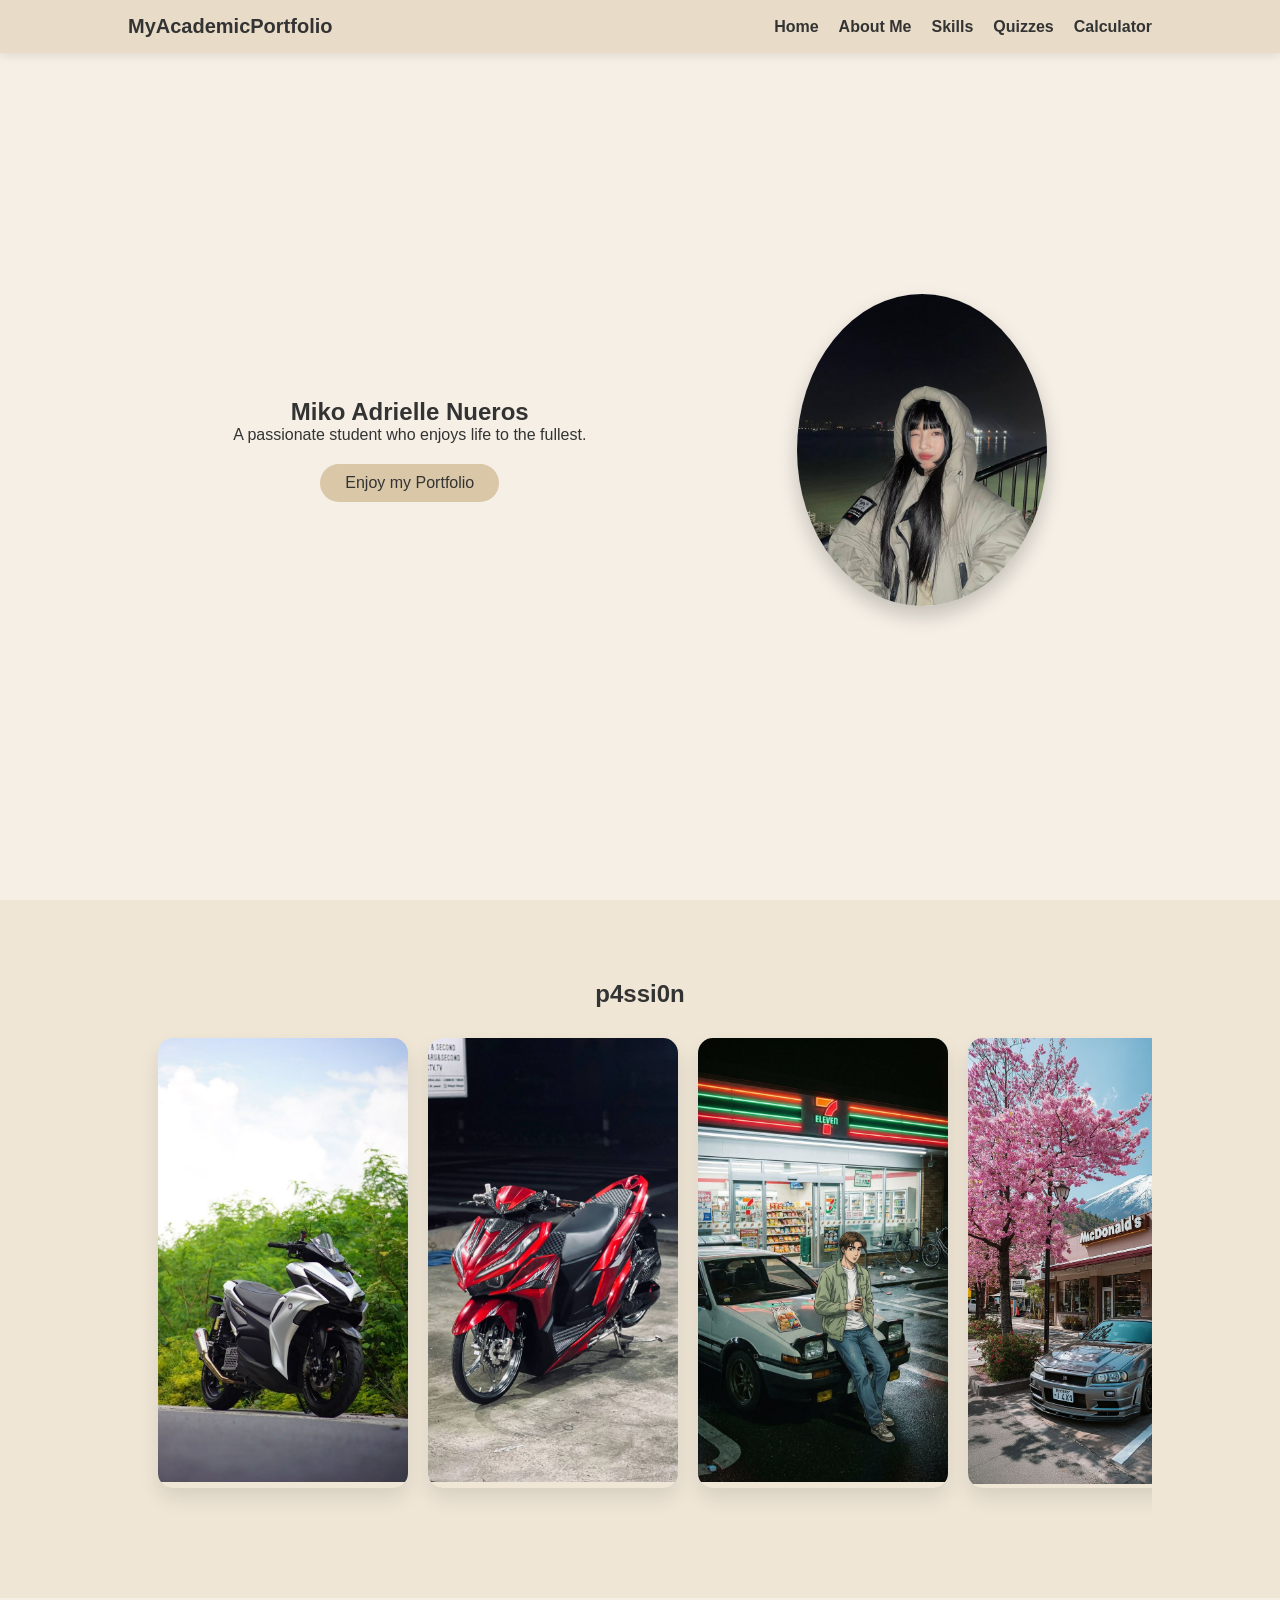
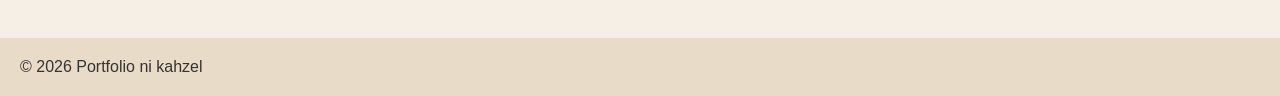
<file: index.html>
<!DOCTYPE html>
<html lang="en">

<head>
<meta charset="UTF-8">
<meta name="viewport" content="width=device-width, initial-scale=1.0">
<title>Portfolio ni Okimsdgreat</title>

<link rel="stylesheet" href="style.css">

<style>
html{
scroll-behavior:smooth;
}
</style>

</head>

<body>

<header>

<nav>

<h2 class="logo">MyAcademicPortfolio</h2>

<ul>
<li><a href="index.html">Home</a></li>
<li><a href="about.html">About Me</a></li>
<li><a href="skills.html">Skills</a></li>
<li><a href="quizzes.html">Quizzes</a></li>
<li><a href="calculator.html">Calculator</a></li>
</ul>

</nav>

</header>

<!-- HERO -->

<section id="home" class="hero">

<div class="hero-text">

<h2>Miko Adrielle Nueros</h2>

<p>A passionate student who enjoys life to the fullest.</p>
<a href="#about" class="btn">Enjoy my Portfolio</a>

</div>

<img src="download (3).jfif" class="profile">

</section>

<!-- IMAGE CAROUSEL -->

<section class="carousel-section">

<h2>p4ssi0n</h2>

<div class="carousel">

<div class="slide"><img src="aerox.jfif"></div>
<div class="slide"><img src="download (1).jfif"></div>
<div class="slide"><img src="JDM"></div>
<div class="slide"><img src="Japan.jfif"></div>
<div class="slide"><img src="download (4).jfif"></div>
<div class="slide"><img src="Robin.jfif"></div>

</div>

</section>

<footer>

<p>© 2026 Portfolio ni kahzel</p>

</footer>

</body>

</html>
</file>
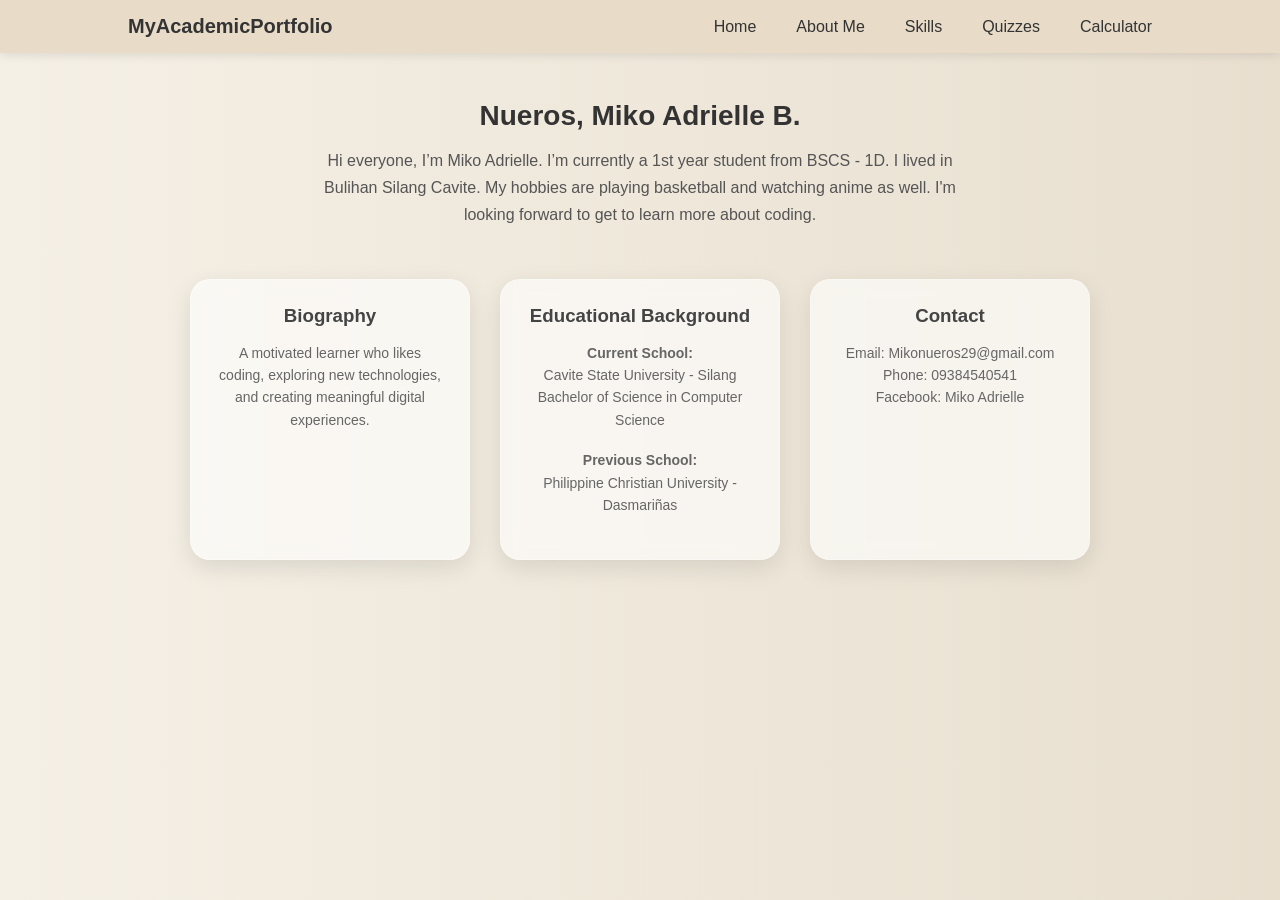
<file: about.html>
<link rel="stylesheet" href="style.css">

<style>

/* BACKGROUND */
body {
    margin: 0;
    font-family: 'Poppins', sans-serif;
    background: linear-gradient(to right, #f5f0e6, #e8dfcf);
}

/* SECTION */
.about {
    padding: 100px 10%;
    text-align: center;
}

/* PROFILE IMAGE */
.profile-img {
    width: 140px;
    height: 140px;
    border-radius: 50%;
    object-fit: cover;
    margin-bottom: 20px;
    border: 4px solid white;
    box-shadow: 0 10px 25px rgba(0,0,0,0.15);
}

/* NAME */
.name {
    font-size: 28px;
    font-weight: 600;
    color: #333;
}

/* INTRO TEXT */
.intro {
    max-width: 650px;
    margin: 15px auto 50px;
    font-size: 16px;
    color: #555;
    line-height: 1.7;
}

/* CARDS CONTAINER */
.about-cards {
    display: flex;
    justify-content: center;
    gap: 30px;
    flex-wrap: wrap;
}

/* GLASS CARD */
.card {
    backdrop-filter: blur(10px);
    background: rgba(255, 255, 255, 0.6);
    padding: 25px;
    border-radius: 20px;
    width: 280px;
    box-shadow: 0 8px 25px rgba(0,0,0,0.1);
    transition: 0.3s;
    border: 1px solid rgba(255,255,255,0.3);
}

.card:hover {
    transform: translateY(-8px);
}

/* CARD TITLE */
.card h3 {
    margin-bottom: 15px;
    color: #444;
}

/* TEXT */
.card p {
    color: #666;
    font-size: 14px;
    line-height: 1.6;
}

/* SOCIAL LINKS */
.social a {
    display: inline-block;
    margin: 8px 6px;
    text-decoration: none;
    color: #333;
    font-weight: 500;
    transition: 0.3s;
}

.social a:hover {
    color: #c2a97c;
}

/* NAVBAR IMPROVEMENT */

nav ul {
    display: flex;
    list-style: none;
    gap: 20px;
}

nav ul li a {
    text-decoration: none;
    color: #333;
    font-weight: 500;
}

nav ul li a:hover {
    color: #c2a97c;
}

.logo {
    font-size: 20px;
    font-weight: bold;
}

</style>

</head>

<body>

<header>

<nav>

<h2 class="logo">MyAcademicPortfolio</h2>

<ul>
<li><a href="index.html">Home</a></li>
<li><a href="about.html">About Me</a></li>
<li><a href="skills.html">Skills</a></li>
<li><a href="quizzes.html">Quizzes</a></li>
<li><a href="calculator.html">Calculator</a></li>
</ul>

</nav>

</header>

<section class="about">

<h2 class="name">Nueros, Miko Adrielle B.</h2>

<p class="intro">
Hi everyone, I’m Miko Adrielle. I’m currently a 1st year student from BSCS - 1D. I lived in Bulihan Silang Cavite. My hobbies are playing basketball and watching anime as well. I'm looking forward to get to learn more about coding.</p>

<!-- CARDS -->
<div class="about-cards">

<div class="card">
<h3>Biography</h3>
<p>
A motivated learner who likes coding, exploring new technologies, and creating meaningful digital experiences.
</p>
</div>

<div class="card">
<h3>Educational Background</h3>

<p>
<strong>Current School:</strong><br>
Cavite State University - Silang<br>
Bachelor of Science in Computer Science
</p>

<br>

<p>
<strong>Previous School:</strong><br>
Philippine Christian University - Dasmariñas
</p>

<br>

</div>

<div class="card">
<h3>Contact</h3>
<p>Email: Mikonueros29@gmail.com</p>
<p>Phone: 09384540541</p>
<p>Facebook: Miko Adrielle</p>
</div>

</div>

</section>

</body>
</html>
</file>
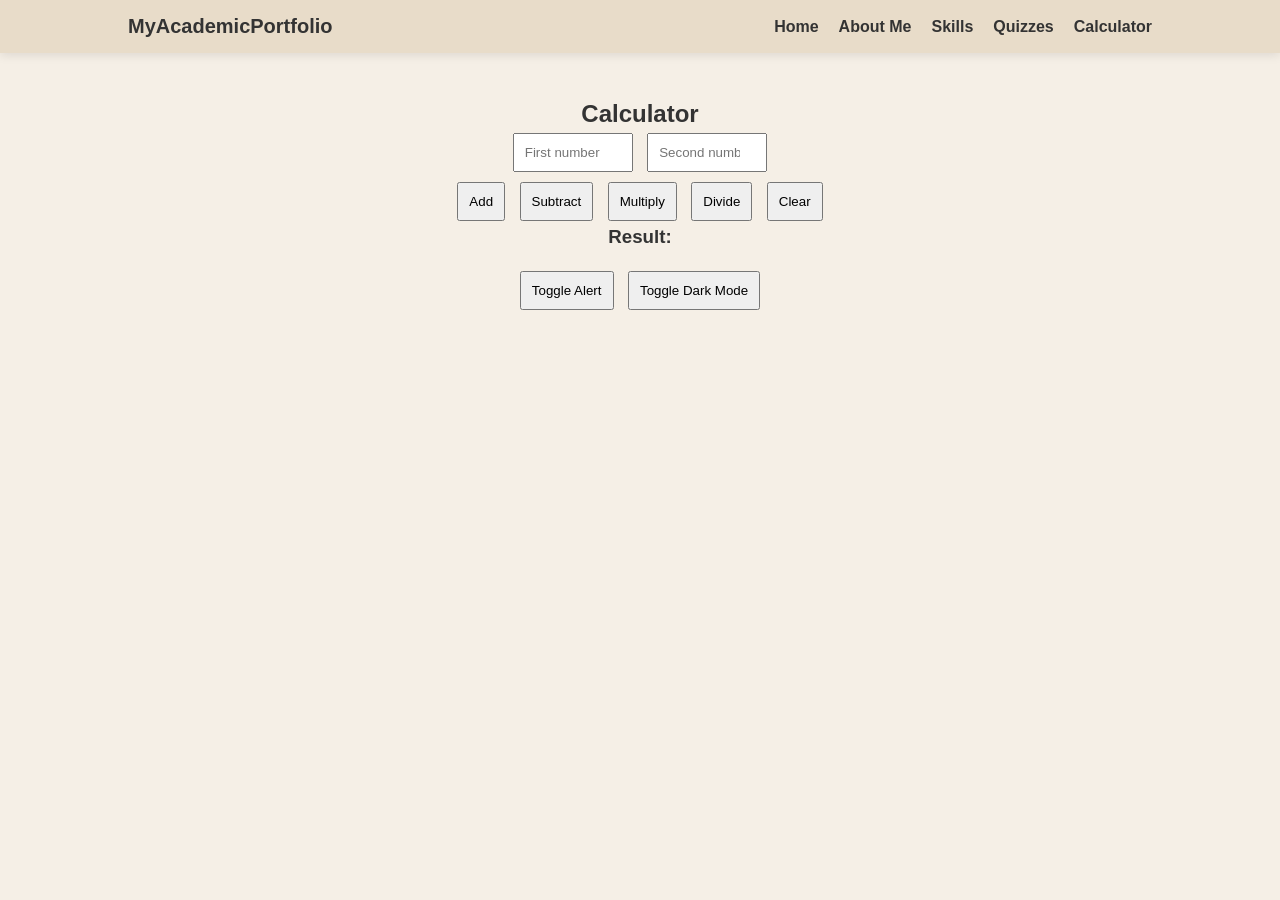
<file: calculator.html>
<link rel="stylesheet" href="style.css">

<style>
    body {
        font-family: Arial;
        text-align: center;
        transition: 0.3s;
    }

    .dark {
        background-color: #121212;
        color: white;
    }

    input {
        padding: 10px;
        margin: 5px;
        width: 120px;
    }

    button {
        padding: 10px;
        margin: 5px;
        cursor: pointer;
    }

    .calculator-container {
        margin-top: 100px;
    }
</style>
</head>

<body id="body">
<header>
<nav>
<h2 class="logo">MyAcademicPortfolio</h2>
<ul>
<li><a href="index.html">Home</a></li>
<li><a href="about.html">About Me</a></li>
<li><a href="skills.html">Skills</a></li>
<li><a href="quizzes.html">Quizzes</a></li>
<li><a href="calculator.html">Calculator</a></li>
</ul>
</nav>
</header>
<div class="calculator-container">

    <h2>Calculator</h2>

    <input type="number" id="num1" placeholder="First number">
    <input type="number" id="num2" placeholder="Second number">
    <br>

<button onclick="calculate('add')">Add</button>
<button onclick="calculate('sub')">Subtract</button>
<button onclick="calculate('mul')">Multiply</button>
<button onclick="calculate('div')">Divide</button>
<button onclick="clearFields()">Clear</button>

    <h3 id="result">Result: </h3>

    <!-- ✅ MOVED BUTTONS HERE -->
    <br>
    <button onclick="toggleAlert()">Toggle Alert</button>
    <button onclick="toggleDarkMode()">Toggle Dark Mode</button>

</div>

<script>
    let alertOn = true;

    function calculate(operation) {
        let num1 = parseFloat(document.getElementById("num1").value);
        let num2 = parseFloat(document.getElementById("num2").value);
        let result;

        if (isNaN(num1) || isNaN(num2)) {
            alert("Please enter valid numbers");
            return;
        }

        if (operation === "add") {
            result = num1 + num2;
        } else if (operation === "sub") {
            result = num1 - num2;
        } else if (operation === "mul") {
            result = num1 * num2;
        } else if (operation === "div") {
            if (num2 === 0) {
                alert("Cannot divide by zero");
                return;
            }
            result = num1 / num2;
        }

        document.getElementById("result").innerText = "Result: " + result;

        if (alertOn) {
            alert("Answer: " + result);
        }
    }

    function toggleAlert() {
        alertOn = !alertOn;
        alert("Alert is now " + (alertOn ? "ON" : "OFF"));
    }

    function toggleDarkMode() {
        let body = document.getElementById("body");
        body.classList.toggle("dark");
    }
    
    function clearFields() {
    document.getElementById("num1").value = "";
    document.getElementById("num2").value = "";
    document.getElementById("result").innerText = "Result: ";
}
</script>

</body>
</html>
</file>
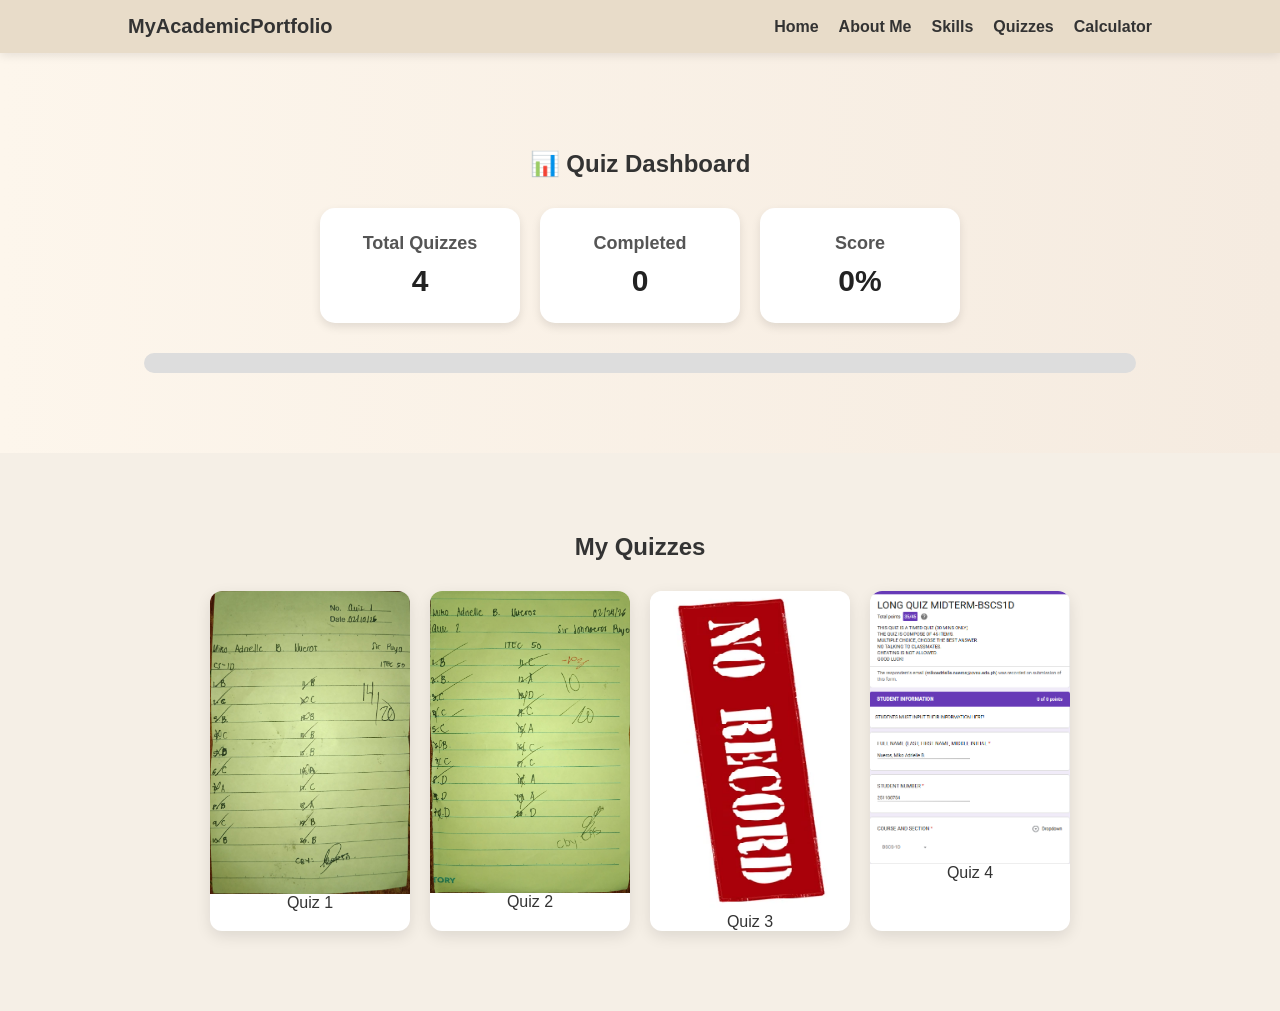
<file: quizzes.html>
<link rel="stylesheet" href="style.css">

</head>

<body>

<header>
<nav>

<h2 class="logo">MyAcademicPortfolio</h2>

<ul>
<li><a href="index.html">Home</a></li>
<li><a href="about.html">About Me</a></li>
<li><a href="skills.html">Skills</a></li>
<li><a href="quizzes.html">Quizzes</a></li>
<li><a href="calculator.html">Calculator</a></li>
</ul>

</nav>
</header>

<!-- DASHBOARD -->

<section class="dashboard">

<h2 style="margin-top:100px;">📊 Quiz Dashboard</h2>

<div class="dashboard-container">

<div class="dashboard-card">
<h3>Total Quizzes</h3>
<p id="totalQuiz">0</p>
</div>

<div class="dashboard-card">
<h3>Completed</h3>
<p id="completedQuiz">0</p>
</div>

<div class="dashboard-card">
<h3>Score</h3>
<p id="score">0%</p>
</div>

</div>

<div class="progress-bar">
<div class="progress" id="progress"></div>
</div>

</section>

<!-- QUIZ LIST -->

<section id="quizzes">

<h2>My Quizzes</h2>

<div class="quiz-container">

<div class="quiz-card" onclick="completeQuiz(1)">
<img src="QUIZ1.jpg">
<p>Quiz 1</p>
</div>

<div class="quiz-card" onclick="completeQuiz(2)">
<img src="QUIZ2.jpg">
<p>Quiz 2</p>
</div>

<div class="quiz-card" onclick="completeQuiz(3)">
<img src="QUIZ3.png">
<p>Quiz 3</p>
</div>

<div class="quiz-card" onclick="completeQuiz(4)">
<img src="QUIZ4.png">
<p>Quiz 4</p>
</div>

</div>

</section>

<!-- SCRIPT -->

<script>

// TOTAL QUIZZES
let total = 4;

// LOAD SAVED DATA
let completed = JSON.parse(localStorage.getItem("completed")) || [];
let score = JSON.parse(localStorage.getItem("score")) || 0;

// FUNCTION: COMPLETE QUIZ
function completeQuiz(id){

if(!completed.includes(id)){
completed.push(id);

// SAMPLE SCORE RANDOMIZER
let newScore = Math.floor(Math.random() * 100);

// SAVE DATA
localStorage.setItem("completed", JSON.stringify(completed));
localStorage.setItem("score", newScore);

updateDashboard();
alert("Quiz Completed!");
}
}

// UPDATE DASHBOARD
function updateDashboard(){

document.getElementById("totalQuiz").innerText = total;
document.getElementById("completedQuiz").innerText = completed.length;

let savedScore = JSON.parse(localStorage.getItem("score")) || 0;
document.getElementById("score").innerText = savedScore + "%";

// PROGRESS BAR
let progressPercent = (completed.length / total) * 100;
document.getElementById("progress").style.width = progressPercent + "%";

}

// RUN ON LOAD
updateDashboard();

</script>

</body>
</html>
</file>
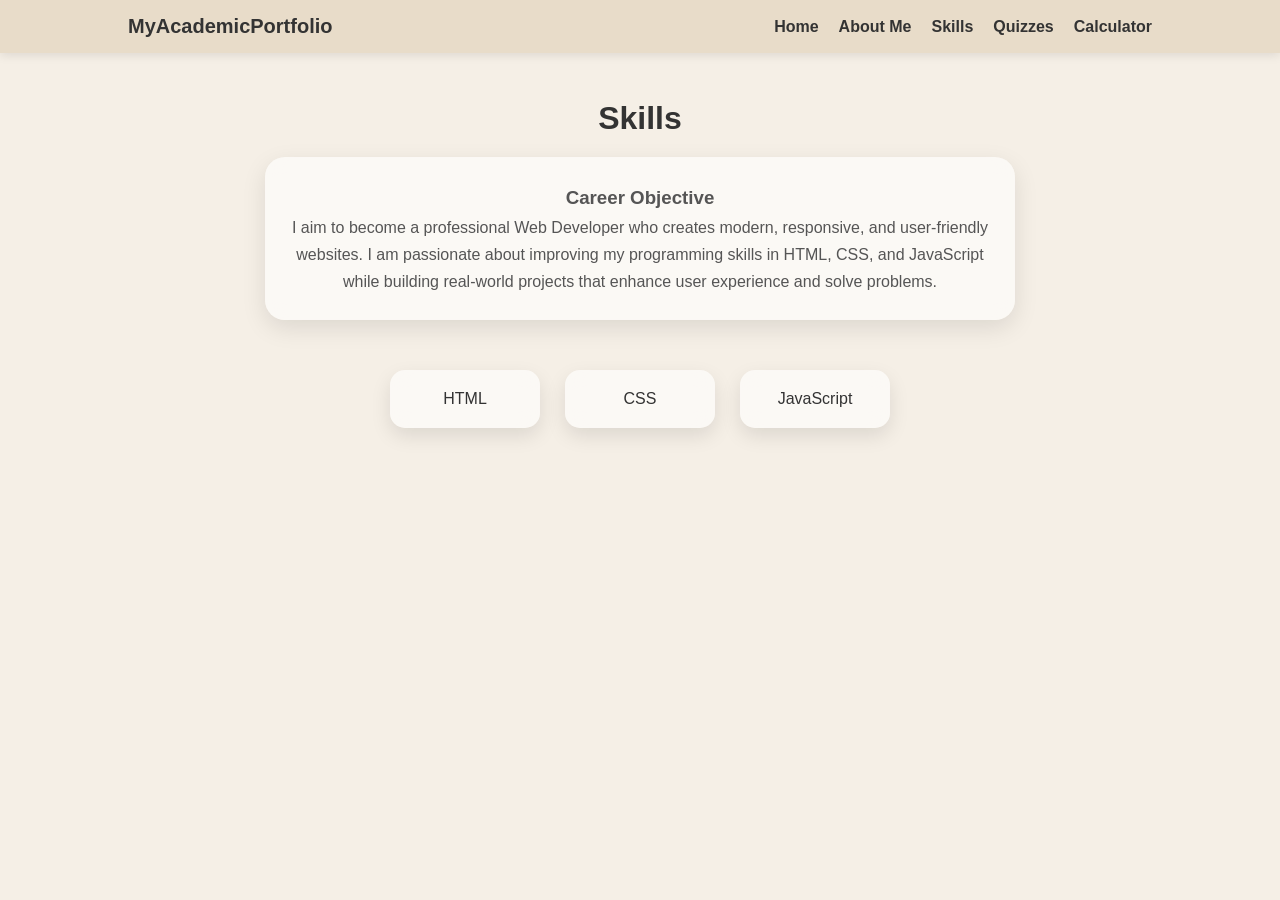
<file: skills.html>
<link rel="stylesheet" href="style.css">

<style>
/* PAGE LAYOUT */
#skills {
    padding: 100px 10%;
    text-align: center;
}

/* SECTION TITLE */
#skills h2 {
    font-size: 32px;
    margin-bottom: 20px;
}

/* CAREER OBJECTIVE */
.objective {
    max-width: 750px;
    margin: 0 auto 50px;
    font-size: 16px;
    color: #555;
    line-height: 1.7;
    background: rgba(255,255,255,0.6);
    padding: 25px;
    border-radius: 20px;
    backdrop-filter: blur(10px);
    box-shadow: 0 8px 25px rgba(0,0,0,0.1);
}

/* SKILLS GRID */
.skills-container {
    display: flex;
    justify-content: center;
    gap: 25px;
    flex-wrap: wrap;
}

/* SKILL CARDS */
.skill-card {
    width: 150px;
    padding: 20px;
    border-radius: 15px;
    background: rgba(255,255,255,0.6);
    backdrop-filter: blur(10px);
    box-shadow: 0 8px 20px rgba(0,0,0,0.1);
    transition: 0.3s;
    font-weight: 500;
}

.skill-card:hover {
    transform: translateY(-8px);
}
</style>

</head>

<body>

<header>
<nav>
<h2 class="logo">MyAcademicPortfolio</h2>
<ul>
<li><a href="index.html">Home</a></li>
<li><a href="about.html">About Me</a></li>
<li><a href="skills.html">Skills</a></li>
<li><a href="quizzes.html">Quizzes</a></li>
<li><a href="calculator.html">Calculator</a></li>
</ul>
</nav>
</header>

<section id="skills">

<h2>Skills</h2>

<!-- 🎯 CAREER OBJECTIVE SECTION -->
<div class="objective">
    <h3>Career Objective</h3>
    <p>
        I aim to become a professional Web Developer who creates modern, responsive, and user-friendly websites.
        I am passionate about improving my programming skills in HTML, CSS, and JavaScript while building real-world projects that enhance user experience and solve problems.
    </p>
</div>

<!-- 💻 SKILLS -->
<div class="skills-container">
    <div class="skill-card">HTML</div>
    <div class="skill-card">CSS</div>
    <div class="skill-card">JavaScript</div>

</div>

</section>

</body>
</html>
</file>
<file: style.css>
*{
margin:0;
padding:0;
box-sizing:border-box;
font-family:Arial, Helvetica, sans-serif;
scroll-behavior:smooth;
}

body{
background:#f5efe6;
color:#333;
}

/* NAVBAR */

header{
position:fixed;
top:0;
width:100%;
background:#e8dcc9;
box-shadow:0 2px 10px rgba(0,0,0,0.1);
z-index:1000;
}

nav{
display:flex;
justify-content:space-between;
align-items:center;
padding:15px 10%;
}

nav ul{
display:flex;
list-style:none;
}

nav ul li{
margin-left:20px;
}

nav ul li a{
text-decoration:none;
color:#333;
font-weight:bold;
transition:.3s;
}

nav ul li a:hover{
color:#8b6f47;
}

/* HERO */

.hero{
height:100vh;
display:flex;
align-items:center;
justify-content:space-around;
padding-top:80px;
}

.hero-text h1{
font-size:48px;
}

.btn{
display:inline-block;
margin-top:20px;
padding:10px 25px;
background:#d9c7a7;
border-radius:25px;
text-decoration:none;
color:#333;
transition:.3s;
}

.btn:hover{
transform:scale(1.1);
}

.profile{
width:250px;
border-radius:50%;
box-shadow:0 10px 20px rgba(0,0,0,0.2);
}

/* SECTIONS */

section{
padding:80px 10%;
text-align:center;
}

/* ABOUT */

.about-cards{
display:flex;
justify-content:center;
gap:30px;
margin-top:30px;
}

.card{
background:white;
padding:20px;
border-radius:12px;
box-shadow:0 5px 15px rgba(0,0,0,0.1);
width:250px;
}

/* SKILLS */

.skills-container{
display:flex;
justify-content:center;
flex-wrap:wrap;
gap:20px;
margin-top:30px;
}

.skill-card{
background:#e6d6b8;
padding:20px;
border-radius:10px;
width:150px;
font-weight:bold;
transition:.3s;
}

.skill-card:hover{
transform:translateY(-10px);
box-shadow:0 10px 20px rgba(0,0,0,0.2);
}

.objective {
    margin-top: 60px;
}
/* QUIZ */

.quiz-container{
display:flex;
justify-content:center;
gap:20px;
margin-top:30px;
}

.quiz-card{
background:white;
border-radius:12px;
box-shadow:0 5px 15px rgba(0,0,0,0.1);
overflow:hidden;
width:200px;
transition:.3s;
}

.quiz-card img{
width:100%;
}

.quiz-card:hover{
transform:scale(1.05);
}

/* CAROUSEL */

.carousel-section{
background:#efe6d6;
}

.carousel{
display:flex;
gap:20px;
overflow-x:auto;
padding:30px;
scroll-behavior:smooth;
}

.carousel::-webkit-scrollbar{
height:8px;
}

.carousel::-webkit-scrollbar-thumb{
background:#c7b299;
border-radius:10px;
}

.slide{
min-width:250px;
border-radius:15px;
overflow:hidden;
box-shadow:0 10px 20px rgba(0,0,0,0.1);
transition:.3s;
}

.slide img{
width:100%;
}

.slide:hover{
transform:scale(1.05);
}

/* PROJECTS */

.projects{
display:flex;
justify-content:center;
gap:30px;
margin-top:30px;
}

.project-card{
background:white;
border-radius:12px;
overflow:hidden;
box-shadow:0 5px 15px rgba(0,0,0,0.1);
width:250px;
transition:.3s;
}

.project-card img{
width:100%;
}

.project-card:hover{
transform:translateY(-10px);
}

/* GALLERY */

.gallery{
display:grid;
grid-template-columns:repeat(auto-fit,minmax(200px,1fr));
gap:15px;
margin-top:30px;
}

.gallery img{
width:100%;
border-radius:10px;
transition:.3s;
}

.gallery img:hover{
transform:scale(1.1);
}

/* CONTACT */

.contact-box{
background:white;
padding:30px;
border-radius:12px;
width:300px;
margin:auto;
box-shadow:0 5px 15px rgba(0,0,0,0.1);
}

footer{
margin-top:40px;
background:#e8dcc9;
padding:20px;
}

/* NAVBAR STYLE */
.navbar {
    display: flex;
    justify-content: space-between;
    align-items: center;
    padding: 15px 30px;
    background-color: #e8dcc9;
}

/* LOGO */
.logo {
    font-size: 20px;
    font-weight: bold;
}

/* NAV LINKS */
.nav-links {
    list-style: none;
    display: flex;
    gap: 20px;
}

.nav-links li a {
    text-decoration: none;
    color: black;
    font-weight: 500;
    transition: 0.3s;
}

/* HOVER EFFECT */
.nav-links li a:hover {
    color: #888;
}

/* DASHBOARD SECTION */
.dashboard {
    padding: 50px 20px;
    text-align: center;
    background: linear-gradient(to right, #fdf6ec, #f5ebe0);
}

/* DASHBOARD CONTAINER */
.dashboard-container {
    display: flex;
    justify-content: center;
    gap: 20px;
    flex-wrap: wrap;
    margin-top: 30px;
}

/* CARDS */
.dashboard-card {
    background: white;
    padding: 25px;
    width: 200px;
    border-radius: 15px;
    box-shadow: 0 4px 10px rgba(0,0,0,0.1);
    transition: 0.3s;
}

/* HOVER EFFECT */
.dashboard-card:hover {
    transform: translateY(-5px);
}

/* TEXT */
.dashboard-card h3 {
    margin-bottom: 10px;
    font-size: 18px;
    color: #555;
}

.dashboard-card p {
    font-size: 30px;
    font-weight: bold;
    color: #222;
}

/* PROGRESS BAR */
.progress-bar {
    width: 80%;
    height: 20px;
    background: #ddd;
    border-radius: 20px;
    margin: 30px auto;
    overflow: hidden;
}

/* PROGRESS FILL */
.progress {
    height: 100%;
    width: 0%;
    background: linear-gradient(to right, #c8b6a6, #a98467);
    transition: width 0.5s ease-in-out;
}
</file>
